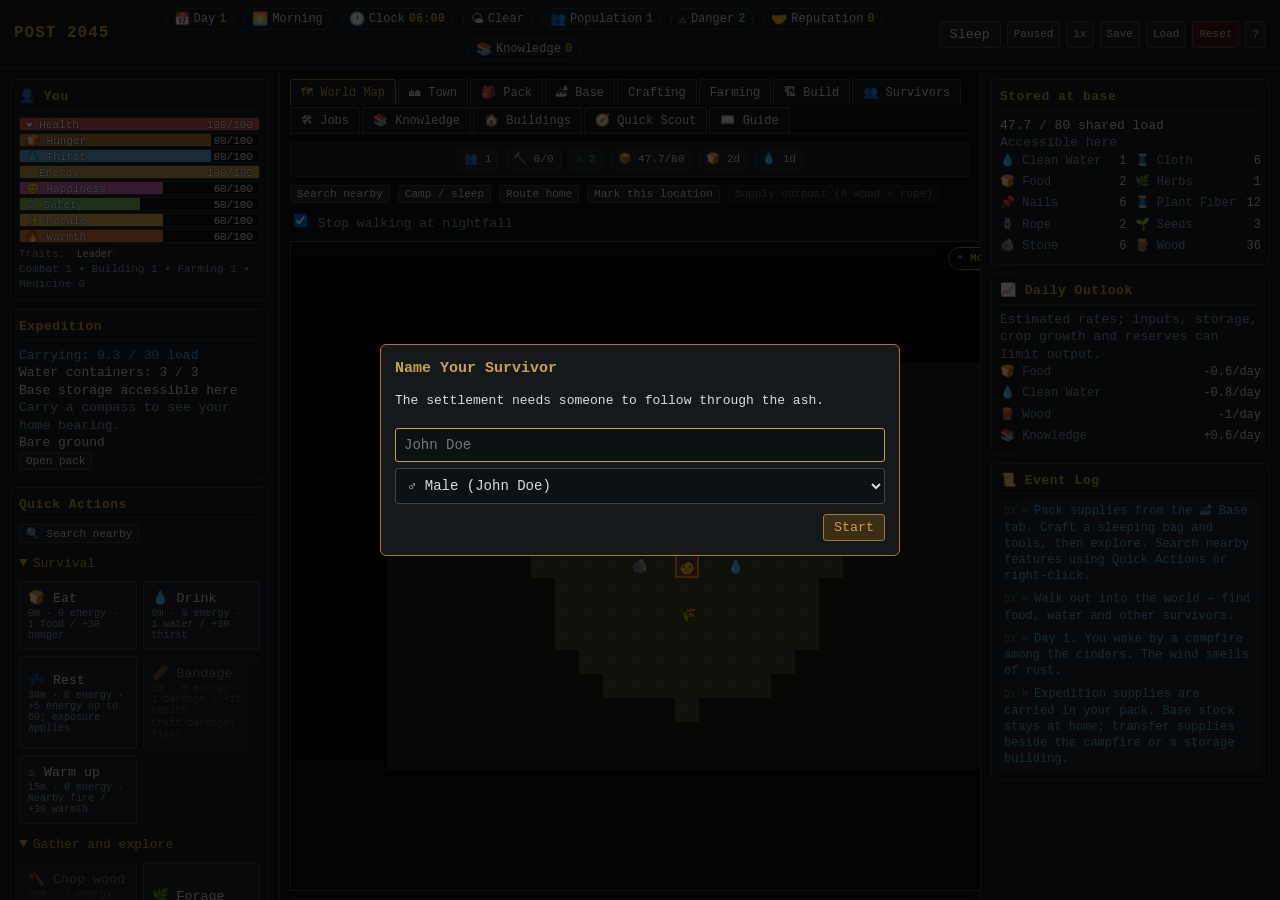
<file: index.html>
<!doctype html>
<html lang="en">
<head>
<meta charset="utf-8" />
<meta name="viewport" content="width=device-width,initial-scale=1" />
<title>Post 2045</title>
<link rel="icon" href="data:image/svg+xml,%3Csvg xmlns='http://www.w3.org/2000/svg' viewBox='0 0 64 64'%3E%3Crect width='64' height='64' rx='12' fill='%23120f0b'/%3E%3Cpath d='M20 51h24' stroke='%23856a46' stroke-width='5' stroke-linecap='round'/%3E%3Cpath d='M24 48l16-11M40 48L24 37' stroke='%23856a46' stroke-width='5' stroke-linecap='round'/%3E%3Cpath d='M32 43c-9-6-3-14 1-19 1 6 8 8 8 15 0 6-4 10-9 10z' fill='%23ff9f1c'/%3E%3Cpath d='M30 46c-5-4-1-9 2-13 1 4 5 5 5 10 0 4-3 7-7 7z' fill='%23ffd166'/%3E%3C/svg%3E" />
<link rel="stylesheet" href="css/styles.css" />
<script>
document.title = "Post 2045";
window.addEventListener("DOMContentLoaded", function(){
  var title = document.querySelector("header h1");
  if (title) title.textContent = "POST 2045";
});
</script>
</head>
<body>
<div id="app">
  <header>
    <h1>POST 2045</h1>
    <div class="topstats">
      <span class="stat" title="In-game day"><span class="ico">📅</span>Day <b id="hud-day">1</b></span>
      <span class="stat" title="Time of day (4 phases per day)"><span class="ico" id="hud-phase-ico">🌅</span><span id="hud-phase">Morning</span></span>
      <span class="stat" title="In-game clock"><span class="ico">🕐</span>Clock <b id="hud-clock">06:00</b></span>
      <span class="stat" title="Weather"><span class="ico" id="hud-weather-ico">🌤</span><span id="hud-weather">clear</span></span>
      <span class="stat" title="Population — survivors in the settlement"><span class="ico">👥</span>Population <b id="hud-pop">1</b></span>
      <span class="stat" title="Danger — rises with growth, cut by walls & guards; drives raids"><span class="ico">⚠️</span>Danger <b id="hud-danger">0</b></span>
      <span class="stat" title="Reputation — helps attract traders and survivors"><span class="ico">🤝</span>Reputation <b id="hud-rep">0</b></span>
      <span class="stat" title="Knowledge — research currency"><span class="ico">📚</span>Knowledge <b id="hud-know">0</b></span>
    </div>
    <div class="ctrls">
      <button id="btn-rest" title="Inspect shelter, exposure and sleep duration">Sleep</button>
      <button id="btn-rt" class="small" title="Toggle real-time ticking">Paused</button>
      <button id="btn-speed" class="small" title="Change real-time speed">1x</button>
      <button id="btn-save" class="small">Save</button>
      <button id="btn-load" class="small">Load</button>
      <button id="btn-reset" class="small danger">Reset</button>
      <button id="btn-help" class="small">?</button>
    </div>
  </header>
  <main>
    <aside class="panel" id="left-panel">
      <!-- Character + settlement summary -->
    </aside>
    <section class="center" id="center-panel">
      <div class="tabs" id="tabs"></div>
      <div id="tab-content"></div>
    </section>
    <aside class="panel right" id="right-panel">
      <!-- Event log + resources -->
    </aside>
  </main>
</div>
<div id="modal-root"></div>


<script src="js/data.js"></script>
<script src="js/state.js"></script>
<script src="js/helpers.js"></script>
<script src="js/actions.js"></script>
<script src="js/world-map.js"></script>
<script src="js/render.js"></script>
<script src="js/advisor.js"></script>
<script src="js/modal.js"></script>
<script src="js/persistence.js"></script>
<script src="js/help.js"></script>
<script src="js/main.js"></script>
</body>
</html>
</file>
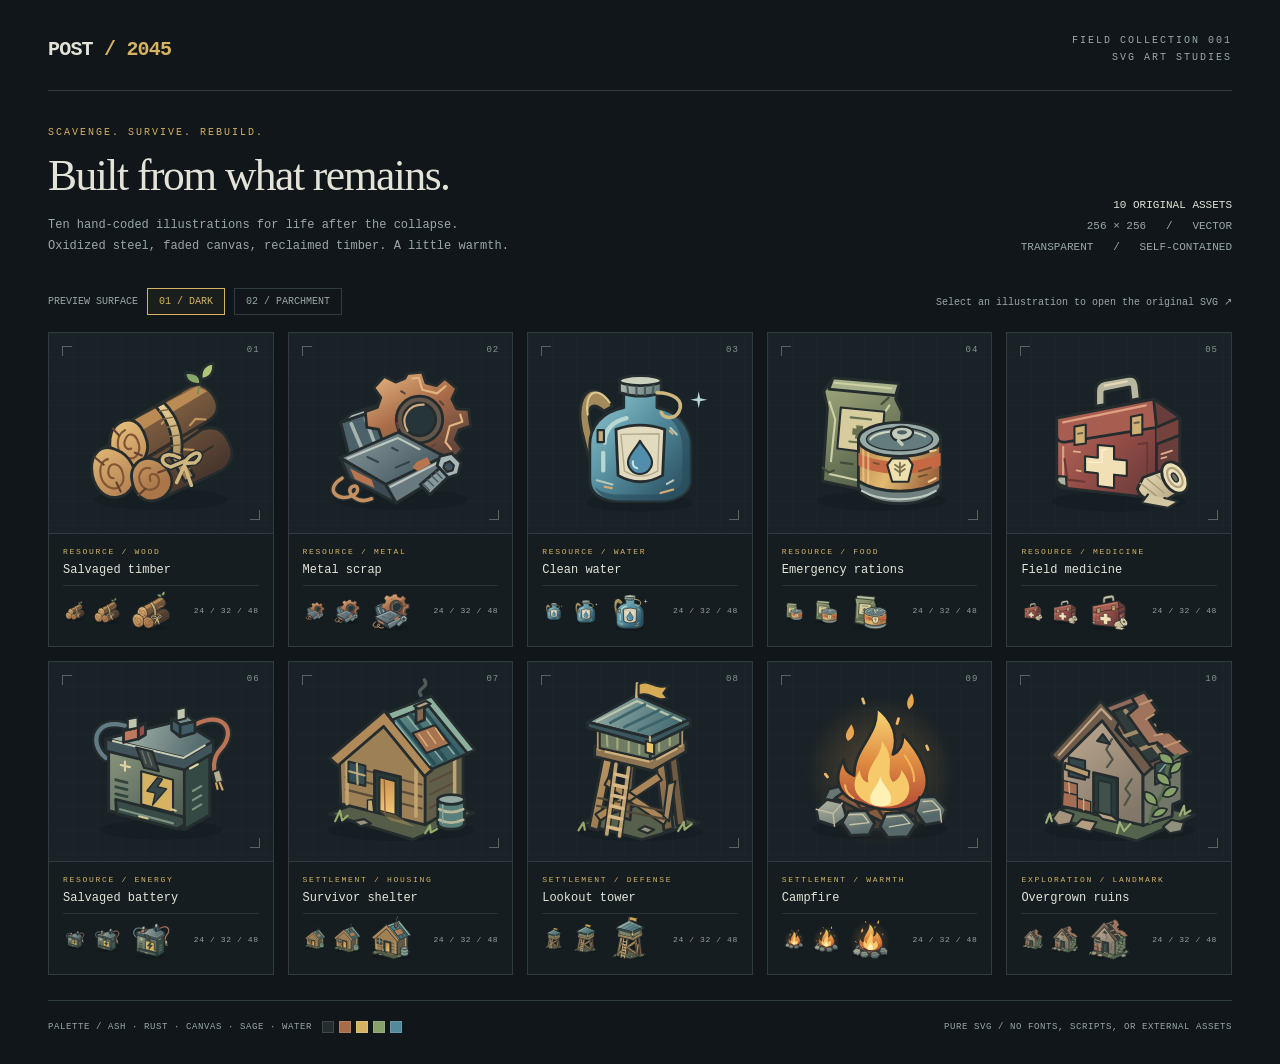
<file: test/index.html>
<!DOCTYPE html>
<html lang="en">
<head>
  <meta charset="utf-8">
  <meta name="viewport" content="width=device-width, initial-scale=1">
  <meta name="color-scheme" content="dark">
  <title>Post 2045 — SVG Field Collection</title>
  <style>
    :root { color-scheme: dark; --bg: #101619; --panel: #192226; --line: #303b3e; --text: #e3e4d7; --muted: #9aa8a7; --accent: #d5b363; }
    * { box-sizing: border-box; }
    body { margin: 0; background: var(--bg); color: var(--text); font-family: Consolas, "Courier New", monospace; }
    a { color: inherit; }
    .page { max-width: 1512px; margin: auto; padding: 32px 48px 28px; }
    .masthead { display: flex; justify-content: space-between; align-items: center; gap: 24px; padding-bottom: 24px; border-bottom: 1px solid var(--line); }
    .brand { font-size: 20px; font-weight: bold; letter-spacing: -.8px; }
    .brand span { color: var(--accent); }
    .edition { color: var(--muted); font-size: 10px; letter-spacing: 2px; text-align: right; line-height: 1.7; }
    .intro { display: flex; justify-content: space-between; align-items: end; gap: 32px; margin: 36px 0 30px; }
    .eyebrow { color: var(--accent); font-size: 10px; letter-spacing: 2px; text-transform: uppercase; margin: 0 0 14px; }
    h1 { margin: 0; font-family: Georgia, "Times New Roman", serif; font-size: clamp(32px, 3.4vw, 52px); font-weight: normal; line-height: 1.1; letter-spacing: -1.5px; }
    .subtitle { color: var(--muted); font-size: 12px; line-height: 1.8; max-width: 560px; margin: 15px 0 0; }
    .spec { font-size: 11px; color: var(--muted); line-height: 1.9; text-align: right; white-space: nowrap; }
    .spec strong { color: var(--text); font-weight: normal; }
    .controls { display: flex; align-items: center; flex-wrap: wrap; gap: 9px; margin-bottom: 17px; color: var(--muted); font-size: 10px; }
    .controls label { padding: 7px 11px; border: 1px solid var(--line); cursor: pointer; transition: border-color .15s, color .15s; }
    .controls label:hover { border-color: var(--accent); color: var(--text); }
    .controls .hint { margin-left: auto; }
    .theme-input { position: absolute; width: 1px; height: 1px; overflow: hidden; clip-path: inset(50%); }
    #dark:checked ~ .controls label[for="dark"], #light:checked ~ .controls label[for="light"] { border-color: var(--accent); color: var(--accent); background: #d5b3630d; }
    #dark:focus-visible ~ .controls label[for="dark"], #light:focus-visible ~ .controls label[for="light"] { outline: 2px solid var(--text); outline-offset: 3px; }
    .grid { display: grid; grid-template-columns: repeat(5, minmax(0, 1fr)); gap: 14px; }
    .card { min-width: 0; border: 1px solid var(--line); background: #151d20; transition: border-color .18s; }
    .card:hover { border-color: #77847c; }
    .art { display: block; position: relative; aspect-ratio: 1.12; overflow: hidden; background-color: var(--panel); background-image: linear-gradient(#a3b5ae05 1px, transparent 1px), linear-gradient(90deg, #a3b5ae05 1px, transparent 1px); background-size: 24px 24px; }
    .art::before, .art::after { content: ""; position: absolute; width: 9px; height: 9px; border-color: #566560; border-style: solid; pointer-events: none; }
    .art::before { top: 13px; left: 13px; border-width: 1px 0 0 1px; }
    .art::after { bottom: 13px; right: 13px; border-width: 0 1px 1px 0; }
    .art img { width: 100%; height: 100%; padding: 13px 20px 6px; display: block; transition: transform .18s; }
    .art:hover img { transform: translateY(-3px); }
    .art:focus-visible { outline: 2px solid var(--accent); outline-offset: -3px; }
    .number { position: absolute; top: 12px; right: 13px; color: #82948e; font-size: 9px; letter-spacing: 1px; }
    .caption { border-top: 1px solid var(--line); padding: 13px 14px 10px; }
    .type { color: var(--accent); font-size: 8px; letter-spacing: 1.7px; text-transform: uppercase; margin: 0 0 7px; }
    h2 { margin: 0; font-size: 12px; font-weight: normal; }
    .sizes { display: flex; align-items: center; gap: 4px; height: 51px; margin-top: 8px; border-top: 1px solid #293336; }
    .sizes img { object-fit: contain; }
    .sizes span { margin-left: auto; color: #91a19f; font-size: 8px; letter-spacing: .6px; }
    #light:checked ~ .grid .art { background-color: #d9d3bd; background-image: linear-gradient(#3a493a09 1px, transparent 1px), linear-gradient(90deg, #3a493a09 1px, transparent 1px); }
    #light:checked ~ .grid .number { color: #66705d; }
    footer { display: flex; justify-content: space-between; flex-wrap: wrap; gap: 12px; border-top: 1px solid var(--line); padding-top: 18px; margin-top: 25px; font-size: 9px; line-height: 1.8; color: var(--muted); letter-spacing: .6px; }
    .swatches { display: inline-flex; gap: 5px; vertical-align: middle; margin-left: 10px; }
    .swatches i { width: 12px; height: 12px; display: inline-block; border: 1px solid #ffffff20; }
    @media (min-width: 1600px) { .page { padding-top: 42px; } .intro { margin-top: 44px; margin-bottom: 38px; } }
    @media (max-width: 1100px) { .page { padding: 24px; } .grid { grid-template-columns: repeat(3, minmax(0, 1fr)); } .spec { display: none; } }
    @media (max-width: 620px) { .page { padding: 20px 14px; } .grid { grid-template-columns: repeat(2, minmax(0, 1fr)); gap: 10px; } .edition { font-size: 8px; letter-spacing: 1px; } .intro { margin: 28px 0; } .controls .hint { width: 100%; margin-top: 6px; } .caption { padding: 11px 10px 8px; } h2 { font-size: 11px; } .sizes { gap: 0; } .sizes span { font-size: 7px; letter-spacing: 0; } .art img { padding: 14px 8px 4px; } }
    @media (prefers-reduced-motion: reduce) { *, *::before, *::after { transition: none !important; } }
  </style>
</head>
<body>
  <div class="page">
    <header class="masthead">
      <div class="brand">POST <span>/ 2045</span></div>
      <div class="edition">FIELD COLLECTION 001<br>SVG ART STUDIES</div>
    </header>
    <main>
      <section class="intro" aria-labelledby="page-title">
        <div>
          <p class="eyebrow">Scavenge. Survive. Rebuild.</p>
          <h1 id="page-title">Built from what remains.</h1>
          <p class="subtitle">Ten hand-coded illustrations for life after the collapse.<br>Oxidized steel, faded canvas, reclaimed timber. A little warmth.</p>
        </div>
        <div class="spec"><strong>10 ORIGINAL ASSETS</strong><br>256 × 256 &nbsp; / &nbsp; VECTOR<br>TRANSPARENT &nbsp; / &nbsp; SELF-CONTAINED</div>
      </section>
      <input class="theme-input" type="radio" name="surface" id="dark" checked aria-label="Dark preview background">
      <input class="theme-input" type="radio" name="surface" id="light" aria-label="Light preview background">
      <div class="controls">
        <span>PREVIEW SURFACE</span>
        <label for="dark">01 / DARK</label>
        <label for="light">02 / PARCHMENT</label>
        <span class="hint">Select an illustration to open the original SVG &nearr;</span>
      </div>
      <div class="grid">
        <article class="card">
          <a class="art" href="01-salvaged-timber.svg" aria-label="Open salvaged timber SVG"><span class="number">01</span><img src="01-salvaged-timber.svg" alt="Rope-bound timber with cut growth rings and a green shoot" width="256" height="256"></a>
          <div class="caption"><p class="type">Resource / Wood</p><h2>Salvaged timber</h2><div class="sizes"><img src="01-salvaged-timber.svg" width="24" height="24" alt=""><img src="01-salvaged-timber.svg" width="32" height="32" alt=""><img src="01-salvaged-timber.svg" width="48" height="48" alt=""><span>24 / 32 / 48</span></div></div>
        </article>
        <article class="card">
          <a class="art" href="02-metal-scrap.svg" aria-label="Open metal scrap SVG"><span class="number">02</span><img src="02-metal-scrap.svg" alt="Rusty gear, bent sheet metal, copper wire, and a bolt" width="256" height="256"></a>
          <div class="caption"><p class="type">Resource / Metal</p><h2>Metal scrap</h2><div class="sizes"><img src="02-metal-scrap.svg" width="24" height="24" alt=""><img src="02-metal-scrap.svg" width="32" height="32" alt=""><img src="02-metal-scrap.svg" width="48" height="48" alt=""><span>24 / 32 / 48</span></div></div>
        </article>
        <article class="card">
          <a class="art" href="03-clean-water.svg" aria-label="Open clean water SVG"><span class="number">03</span><img src="03-clean-water.svg" alt="Blue canteen with canvas strap and water-drop badge" width="256" height="256"></a>
          <div class="caption"><p class="type">Resource / Water</p><h2>Clean water</h2><div class="sizes"><img src="03-clean-water.svg" width="24" height="24" alt=""><img src="03-clean-water.svg" width="32" height="32" alt=""><img src="03-clean-water.svg" width="48" height="48" alt=""><span>24 / 32 / 48</span></div></div>
        </article>
        <article class="card">
          <a class="art" href="04-emergency-rations.svg" aria-label="Open emergency rations SVG"><span class="number">04</span><img src="04-emergency-rations.svg" alt="Pull-tab food tin with wheat emblem and an olive ration pouch" width="256" height="256"></a>
          <div class="caption"><p class="type">Resource / Food</p><h2>Emergency rations</h2><div class="sizes"><img src="04-emergency-rations.svg" width="24" height="24" alt=""><img src="04-emergency-rations.svg" width="32" height="32" alt=""><img src="04-emergency-rations.svg" width="48" height="48" alt=""><span>24 / 32 / 48</span></div></div>
        </article>
        <article class="card">
          <a class="art" href="05-field-medicine.svg" aria-label="Open field medicine SVG"><span class="number">05</span><img src="05-field-medicine.svg" alt="Weathered medical case and a roll of cream bandages" width="256" height="256"></a>
          <div class="caption"><p class="type">Resource / Medicine</p><h2>Field medicine</h2><div class="sizes"><img src="05-field-medicine.svg" width="24" height="24" alt=""><img src="05-field-medicine.svg" width="32" height="32" alt=""><img src="05-field-medicine.svg" width="48" height="48" alt=""><span>24 / 32 / 48</span></div></div>
        </article>
        <article class="card">
          <a class="art" href="06-salvaged-battery.svg" aria-label="Open salvaged battery SVG"><span class="number">06</span><img src="06-salvaged-battery.svg" alt="Olive power cell with exposed terminals and a lightning warning" width="256" height="256"></a>
          <div class="caption"><p class="type">Resource / Energy</p><h2>Salvaged battery</h2><div class="sizes"><img src="06-salvaged-battery.svg" width="24" height="24" alt=""><img src="06-salvaged-battery.svg" width="32" height="32" alt=""><img src="06-salvaged-battery.svg" width="48" height="48" alt=""><span>24 / 32 / 48</span></div></div>
        </article>
        <article class="card">
          <a class="art" href="07-survivor-shelter.svg" aria-label="Open survivor shelter SVG"><span class="number">07</span><img src="07-survivor-shelter.svg" alt="Patchwork timber shelter with a teal roof and warm doorway" width="256" height="256"></a>
          <div class="caption"><p class="type">Settlement / Housing</p><h2>Survivor shelter</h2><div class="sizes"><img src="07-survivor-shelter.svg" width="24" height="24" alt=""><img src="07-survivor-shelter.svg" width="32" height="32" alt=""><img src="07-survivor-shelter.svg" width="48" height="48" alt=""><span>24 / 32 / 48</span></div></div>
        </article>
        <article class="card">
          <a class="art" href="08-lookout-tower.svg" aria-label="Open lookout tower SVG"><span class="number">08</span><img src="08-lookout-tower.svg" alt="Timber watchtower with crossed supports and a torn amber flag" width="256" height="256"></a>
          <div class="caption"><p class="type">Settlement / Defense</p><h2>Lookout tower</h2><div class="sizes"><img src="08-lookout-tower.svg" width="24" height="24" alt=""><img src="08-lookout-tower.svg" width="32" height="32" alt=""><img src="08-lookout-tower.svg" width="48" height="48" alt=""><span>24 / 32 / 48</span></div></div>
        </article>
        <article class="card">
          <a class="art" href="09-campfire.svg" aria-label="Open campfire SVG"><span class="number">09</span><img src="09-campfire.svg" alt="Amber campfire over crossed logs inside a ring of stones" width="256" height="256"></a>
          <div class="caption"><p class="type">Settlement / Warmth</p><h2>Campfire</h2><div class="sizes"><img src="09-campfire.svg" width="24" height="24" alt=""><img src="09-campfire.svg" width="32" height="32" alt=""><img src="09-campfire.svg" width="48" height="48" alt=""><span>24 / 32 / 48</span></div></div>
        </article>
        <article class="card">
          <a class="art" href="10-overgrown-ruins.svg" aria-label="Open overgrown ruins SVG"><span class="number">10</span><img src="10-overgrown-ruins.svg" alt="Abandoned house with exposed rafters, crumbling brick, and ivy" width="256" height="256"></a>
          <div class="caption"><p class="type">Exploration / Landmark</p><h2>Overgrown ruins</h2><div class="sizes"><img src="10-overgrown-ruins.svg" width="24" height="24" alt=""><img src="10-overgrown-ruins.svg" width="32" height="32" alt=""><img src="10-overgrown-ruins.svg" width="48" height="48" alt=""><span>24 / 32 / 48</span></div></div>
        </article>
      </div>
    </main>
    <footer>
      <span>PALETTE / ASH · RUST · CANVAS · SAGE · WATER<span class="swatches" aria-hidden="true"><i style="background:#242c2e"></i><i style="background:#a96c49"></i><i style="background:#d5b363"></i><i style="background:#86a169"></i><i style="background:#528a9b"></i></span></span>
      <span>PURE SVG / NO FONTS, SCRIPTS, OR EXTERNAL ASSETS</span>
    </footer>
  </div>
</body>
</html>
</file>
<file: css/styles.css>
:root{
    --bg:#0d0f10; --bg2:#15191c; --bg3:#1e2428;
    --line:#2b333a; --line2:#3a444c;
    --text:#d5dde2; --muted:#8d99a3; --dim:#5e6a73;
    --accent:#c9a14a; --accent2:#a07a30;
    --good:#7fbf5d; --warn:#e2b14b; --bad:#d35353; --info:#5fa8d3;
    --night:#0a0d18;
    --card:#171b1f;
    --hp:#d35353; --hunger:#b07a39; --thirst:#5fa8d3; --energy:#c9a14a;
    --happy:#cf6cb0; --safety:#7fbf5d; --morale:#e2b14b; --warm:#d97a3a; --xp:#9b7bdc;
  }
  *{box-sizing:border-box}
  html,body{margin:0;padding:0;background:var(--bg);color:var(--text);font-family:Consolas,"Courier New",monospace;font-size:13px;line-height:1.35}
  body.night{background:var(--night)}
  a{color:var(--info)}
  button{font-family:inherit;background:var(--bg3);color:var(--text);border:1px solid var(--line2);padding:5px 10px;cursor:pointer;border-radius:3px}
  button:hover:not(:disabled){background:#252d33;border-color:var(--accent2)}
  button:disabled{opacity:.45;cursor:not-allowed}
  button.primary{background:#3a2e15;border-color:var(--accent2);color:var(--accent)}
  button.primary:hover:not(:disabled){background:#4a3a1c}
  button.danger{background:#3a1a1a;border-color:#7a3232;color:#ffb0b0}
  button.danger:hover:not(:disabled){background:#5a2424}
  button.small{padding:2px 6px;font-size:11px}
  select{background:var(--bg3);color:var(--text);border:1px solid var(--line2);padding:3px 6px;font-family:inherit;font-size:12px;border-radius:3px;margin-top:4px;width:100%}
  select:focus{outline:none;border-color:var(--accent)}
  option{background:var(--bg3);color:var(--text)}
  option:disabled{color:var(--dim)}
  .hidden{display:none!important}
  .row{display:flex;gap:8px;flex-wrap:wrap}
  .col{display:flex;flex-direction:column;gap:8px}
  .grow{flex:1}
  .muted{color:var(--muted)}
  .dim{color:var(--dim)}
  .good{color:var(--good)} .bad{color:var(--bad)} .warn{color:var(--warn)} .info{color:var(--info)}

  /* Layout */
  #app{display:grid;grid-template-rows:auto 1fr;height:100vh}
  header{display:flex;align-items:center;gap:12px;padding:8px 14px;background:var(--bg2);border-bottom:1px solid var(--line)}
  header h1{font-size:16px;margin:0;color:var(--accent);letter-spacing:1px}
  header .topstats{display:flex;gap:8px;flex-wrap:wrap;flex:1;justify-content:center;font-size:12px}
  header .topstats .stat{display:inline-flex;align-items:center;gap:4px;padding:2px 8px;border-radius:12px;background:var(--card);border:1px solid var(--line);white-space:nowrap}
  header .topstats .stat .ico{font-size:13px;line-height:1}
  header .topstats span b{color:var(--accent)}
  header .topstats .stat b.good{color:var(--good)}
  header .topstats .stat b.warn{color:var(--warn)}
  header .topstats .stat b.bad{color:var(--bad)}
  header .ctrls{display:flex;gap:6px}

  main{display:grid;grid-template-columns:280px 1fr 300px;overflow:hidden}
  .panel{background:var(--bg2);border-right:1px solid var(--line);overflow-y:auto;padding:10px}
  .panel.right{border-right:none;border-left:1px solid var(--line)}
  .center{overflow-y:auto;padding:10px;background:var(--bg)}

  /* Cards */
  .card{background:var(--card);border:1px solid var(--line);border-radius:4px;padding:8px;margin-bottom:8px}
  .card h3{margin:0 0 6px 0;font-size:13px;color:var(--accent);letter-spacing:.5px;border-bottom:1px solid var(--line);padding-bottom:4px}
  .card h4{margin:6px 0 4px 0;font-size:12px;color:var(--muted)}
  .grid2{display:grid;grid-template-columns:1fr 1fr;gap:6px}
  .grid3{display:grid;grid-template-columns:1fr 1fr 1fr;gap:6px}
  .grid4{display:grid;grid-template-columns:repeat(4,1fr);gap:6px}

  /* Bars */
  .bar{position:relative;background:#0a0e10;border:1px solid var(--line);height:14px;border-radius:2px;overflow:hidden;margin:2px 0}
  .bar > .fill{height:100%;transition:width .25s}
  .bar > .lbl{position:absolute;left:6px;top:0;font-size:11px;line-height:14px;color:#fff;text-shadow:0 0 2px #000;white-space:nowrap}
  .bar > .val{position:absolute;right:6px;top:0;font-size:11px;line-height:14px;color:#fff;text-shadow:0 0 2px #000}

  /* Tabs */
  .tabs{display:flex;gap:2px;border-bottom:1px solid var(--line);margin-bottom:8px;flex-wrap:wrap}
  .tabs button{border-bottom:none;border-radius:3px 3px 0 0;background:var(--bg2);font-size:12px}
  .tabs button.active{background:var(--card);color:var(--accent);border-color:var(--accent2)}

  /* Resources list */
  .reslist{display:grid;grid-template-columns:1fr 1fr;gap:2px 8px;font-size:12px}
  .reslist.outlook-list{grid-template-columns:1fr}
  .reslist .ri{display:flex;justify-content:space-between;border-bottom:1px dotted #222;padding:1px 0}
  .reslist .ri .nm{color:var(--muted)}
  .reslist .ri .vl{color:var(--text)}
  .reslist .ri .vl.full{color:var(--warn)}

  /* Log */
  .log{font-size:12px;max-height:100%;overflow-y:auto}
  .log .e{padding:3px 4px;border-bottom:1px dotted #1f2429}
  .log .e .t{color:var(--dim);margin-right:6px;font-size:10px}
  .log .e.good{background:rgba(127,191,93,.05)}
  .log .e.bad{background:rgba(211,83,83,.07)}
  .log .e.warn{background:rgba(226,177,75,.06)}
  .log .e.info{background:rgba(95,168,211,.05)}

  /* Lists */
  .item{background:#11161a;border:1px solid var(--line);border-radius:3px;padding:6px;margin-bottom:6px}
  .item .name{font-weight:bold;color:var(--text)}
  .item .desc{font-size:11px;color:var(--muted);margin:2px 0}
  .item .cost{font-size:11px;color:var(--warn)}
  .item .effect{font-size:11px;color:var(--good)}
  .item .meta{font-size:11px;color:var(--info)}

  /* Survivor card */
  .surv{background:#11161a;border:1px solid var(--line);border-radius:3px;padding:6px;margin-bottom:6px}
  .surv .head{display:flex;justify-content:space-between;align-items:center}
  .surv .traits{font-size:11px;color:var(--info);margin-top:3px}
  .surv .bars{display:grid;grid-template-columns:1fr 1fr;gap:2px 6px;margin-top:4px}

  /* Knowledge */
  .kcat{margin-bottom:10px}
  .kcat h4{color:var(--accent);font-size:12px;margin:0 0 4px 0}
  .knode{display:inline-block;background:#11161a;border:1px solid var(--line);padding:4px 6px;margin:2px;border-radius:3px;cursor:pointer;font-size:11px}
  .knode.unlocked{border-color:var(--good);color:var(--good)}
  .knode.available{border-color:var(--accent);color:var(--accent)}
  .knode.locked{opacity:.5}

  /* Modal */
  .modal-bg{position:fixed;inset:0;background:rgba(0,0,0,.75);display:flex;align-items:center;justify-content:center;z-index:1000}
  .modal{background:var(--bg2);border:1px solid var(--accent2);border-radius:6px;padding:14px;max-width:520px;width:90%;max-height:80vh;overflow-y:auto}
  .modal h2{margin:0 0 8px 0;color:var(--accent);font-size:15px}
  .modal .actions{display:flex;gap:8px;justify-content:flex-end;margin-top:10px}

  /* Right-click context menu */
  .ctx-menu{position:fixed;z-index:1100;min-width:180px;max-width:300px;max-height:70vh;overflow-y:auto;background:var(--bg2);border:1px solid var(--accent2);border-radius:5px;box-shadow:0 6px 20px rgba(0,0,0,.6);padding:7px 8px;font-size:12px}
  .ctx-menu h4{margin:0 0 4px 0;color:var(--accent);font-size:12px;letter-spacing:.3px;border-bottom:1px solid var(--line);padding-bottom:4px}
  .ctx-menu .ctx-info{color:var(--muted);font-size:11px;line-height:1.5;margin-bottom:6px}
  .ctx-menu .ctx-info b{color:var(--text)}
  .ctx-menu .ctx-actions{display:flex;flex-direction:column;gap:3px}
  .ctx-menu .ctx-actions button{width:100%;text-align:left;display:flex;justify-content:space-between;align-items:center;gap:8px;padding:5px 8px;font-size:12px}
  .ctx-menu .ctx-actions button .sub{color:var(--dim);font-size:10px}
  .ctx-menu .ctx-break{margin:4px 0 2px 0;border:1px solid var(--line);border-radius:3px;background:#0c1115;padding:3px 6px}
  .ctx-menu .cb-row{display:flex;justify-content:space-between;gap:8px;line-height:1.6}
  .ctx-menu .cb-lbl{color:var(--muted)}
  .ctx-menu .cb-v{font-variant-numeric:tabular-nums;white-space:nowrap}
  /* Sage chat modal */
  .sage-modal{max-width:640px}
  .sage-history{background:#0c1115;border:1px solid var(--line);border-radius:3px;padding:8px;height:300px;overflow-y:auto;font-size:12px;display:flex;flex-direction:column;gap:6px}
  .sage-line{white-space:pre-wrap;word-wrap:break-word}
  .sage-line b{color:var(--accent)}
  .sage-user{color:var(--text)}
  .sage-user b{color:var(--info)}
  .sage-assistant{color:#cdd6db}
  .sage-status{margin:6px 0;font-size:11px;min-height:14px}
  .sage-status.deep{color:var(--accent);font-weight:bold;animation:pulseText .8s ease-in-out infinite alternate}
  .sage-modal.deep-thinking{box-shadow:0 0 0 2px rgba(201,161,74,.35),0 0 28px rgba(201,161,74,.28)}
  .sage-modal.deep-thinking h2::after{content:" — THINKING DEEPER";color:var(--accent);font-size:11px;letter-spacing:1px;animation:pulseText .8s ease-in-out infinite alternate}
  @keyframes pulseText{from{opacity:.55}to{opacity:1}}
  .sage-input{width:100%;background:#0c1115;color:var(--text);border:1px solid var(--line2);border-radius:3px;padding:6px;font-family:inherit;font-size:12px;resize:vertical}
  .sage-input:focus{outline:none;border-color:var(--accent)}
  .name-input{width:100%;background:#0c1115;color:var(--text);border:1px solid var(--line2);border-radius:3px;padding:8px;font-family:inherit;font-size:14px;margin-top:6px}
  .name-input:focus{outline:none;border-color:var(--accent)}

  /* Action group */
  .actgrp{display:grid;grid-template-columns:1fr 1fr;gap:6px}
  .actgrp button{text-align:left;padding:8px}
  .actgrp button .sub{display:block;font-size:10px;color:var(--muted);margin-top:2px}
  .quick-group{margin-top:8px}
  .quick-group summary{color:var(--accent);cursor:pointer;padding:4px 0}
  .quick-group .actgrp{margin-top:4px}
  .inventory-row{display:flex;justify-content:space-between;gap:8px;align-items:center;flex-wrap:wrap;padding:7px 0;border-bottom:1px solid var(--line)}
  .inventory-row .row{gap:4px}
  /* Pack ⇄ Base side-by-side transfer grid */
  .transfer-grid{display:grid;grid-template-columns:1fr 1fr;gap:6px 10px;align-items:start}
  .transfer-head{font-weight:bold;color:var(--accent);padding:3px 4px;border-bottom:1px solid var(--line);position:sticky;top:0}
  .transfer-cell{background:#11161a;border:1px solid var(--line);border-radius:3px;padding:6px}
  .transfer-cell.pack{border-left:3px solid var(--accent2)}
  .transfer-cell.base{border-left:3px solid var(--info)}
  .transfer-cell .row{margin-top:5px;gap:4px}
  @media (max-width:760px){ .transfer-cell .row button{padding:2px 5px;font-size:11px} }
  .quantity{width:70px;background:var(--bg);border:1px solid var(--line2);color:var(--text);font:inherit;padding:4px;margin:4px}
  .map-marker{position:absolute;top:0;right:1px;font-size:10px;font-weight:bold;background:var(--bg);color:var(--accent);z-index:4}
  .modal .actions{flex-wrap:wrap}

  /* Misc */
  .danger-level{padding:2px 6px;border-radius:3px;font-size:11px;background:#2a1a1a;color:#ff9b9b;display:inline-block}
  .badge{display:inline-block;background:#222;color:var(--text);padding:1px 5px;border-radius:8px;font-size:10px;margin-right:3px}
  ::-webkit-scrollbar{width:8px;height:8px}
  ::-webkit-scrollbar-track{background:#0a0d10}
  ::-webkit-scrollbar-thumb{background:#333;border-radius:4px}
  ::-webkit-scrollbar-thumb:hover{background:#555}

  /* Map system */
  .map-wrap{display:flex;flex-direction:column;gap:8px}
  .map-controls{display:flex;gap:8px;align-items:center;justify-content:center;flex-wrap:wrap;background:var(--card);padding:6px 8px;border:1px solid var(--line);border-radius:4px;font-size:11px}
  .map-controls .legend{color:var(--muted)}
  .map-stat{padding:2px 6px;background:var(--bg3);border:1px solid var(--line);border-radius:3px;white-space:nowrap;cursor:help}
  .followers-strip{display:flex;gap:4px;flex-wrap:wrap;align-items:center;font-size:11px;background:var(--card);padding:6px;border:1px solid var(--line);border-radius:4px}
  .followers-strip .ftag{background:#2d2418;color:var(--accent);padding:2px 6px;border-radius:8px;border:1px solid var(--accent2)}
  .map-stage{position:relative;width:max-content;margin:0 auto}
  .map-phase-badge{position:absolute;top:6px;right:6px;z-index:5;background:rgba(10,13,16,.82);border:1px solid var(--accent2);border-radius:12px;color:var(--accent);padding:3px 8px;font-size:11px;font-weight:bold;text-shadow:0 1px 2px #000;box-shadow:0 2px 8px rgba(0,0,0,.45);pointer-events:none}
  .map-grid{display:grid;background:#000;border:1px solid var(--line2);gap:0;user-select:none;width:max-content;margin:0 auto}
  .tile{width:24px;height:24px;display:flex;align-items:center;justify-content:center;font-size:13px;cursor:pointer;position:relative;font-family:Consolas,monospace;line-height:1;overflow:hidden}
  .tile.unseen{background:#04060a!important}
  .tile.fog{filter:brightness(0.45) saturate(0.4)}
  .tile.player-tile{box-shadow:inset 0 0 0 2px var(--accent)}
  .tile.village-tile{box-shadow:inset 0 0 0 2px #ff8800}
  .tile.build-target{box-shadow:inset 0 0 0 1px var(--accent)}
  .tile.build-blocked{box-shadow:inset 0 0 0 1px rgba(211,83,83,.55)}
  .tile.wall-tile{background:#211c14!important}
  .tile .biome{opacity:.55}
  .tile .feat{position:absolute;top:50%;left:50%;transform:translate(-50%,-50%);font-size:14px;text-shadow:0 0 2px #000}
  .tile .settle{position:absolute;top:50%;left:50%;transform:translate(-50%,-50%);font-size:16px;text-shadow:0 0 3px #000,0 0 6px rgba(255,170,68,.65);z-index:2}
  .tile .ent{position:absolute;top:50%;left:50%;transform:translate(-50%,-50%);font-size:14px;text-shadow:0 0 2px #000}
  .tile .pl{position:absolute;top:50%;left:50%;transform:translate(-50%,-50%);font-size:16px;text-shadow:0 0 3px #000,0 0 6px #ffaa44;z-index:2}
  .tile .fol{position:absolute;bottom:-2px;right:-2px;font-size:9px;background:#000;color:var(--accent);border-radius:2px;padding:0 2px;z-index:3}
  .tile.hostile-adj{box-shadow:inset 0 0 0 1px var(--bad)}
  .tile.friendly-adj{box-shadow:inset 0 0 0 1px var(--good)}
  .tile:hover{outline:1px solid var(--accent);z-index:1}
  .mini{display:grid;gap:0;background:#000;border:1px solid var(--line);padding:1px}
  .mt{width:3px;height:3px}
  .biome-key{font-size:10px;color:var(--muted)}
  .biome-key summary{cursor:pointer;width:max-content;color:var(--accent);padding:2px 6px;border:1px solid var(--line);border-radius:3px;background:var(--card)}
  .biome-key div{display:flex;gap:6px;flex-wrap:wrap;margin-top:4px}
  .biome-key span{display:inline-flex;align-items:center;gap:2px}
  .biome-key i{display:inline-block;width:10px;height:10px;border-radius:2px}
  .dialog-options{display:flex;flex-direction:column;gap:6px;margin-top:8px}
  .dialog-options button{text-align:left;padding:6px 8px}

  /* Settlement strategy grid */
  .town-wrap{display:flex;flex-direction:column;gap:8px}
  .town-controls{background:linear-gradient(135deg,#171b1f,#11161a);border:1px solid var(--line);border-radius:4px;padding:10px;font-size:12px;box-shadow:inset 0 0 24px rgba(201,161,74,.04)}
  .strategy-title{display:flex;justify-content:space-between;gap:8px;flex-wrap:wrap;border-bottom:1px solid var(--line);padding-bottom:6px;margin-bottom:6px}
  .strategy-title b{color:var(--accent);letter-spacing:.5px}
  .strategy-stats{display:grid;grid-template-columns:repeat(5,minmax(90px,1fr));gap:6px;margin:6px 0}
  .strategy-stats span{background:#0d1215;border:1px solid #202a30;border-radius:3px;padding:4px 6px;color:var(--muted)}
  .strategy-stats b{color:var(--text);float:right}
  .strategy-order{font-size:11px;color:var(--muted)}
  .town-grid{display:grid;grid-template-columns:repeat(24,48px);grid-template-rows:repeat(16,48px);gap:3px;background:radial-gradient(circle at center,#11180f,#050708 70%);border:1px solid var(--line2);padding:6px;width:max-content;max-width:100%;overflow:auto;box-shadow:inset 0 0 40px rgba(0,0,0,.75)}
  .town-tile{width:48px;height:48px;background:linear-gradient(145deg,#12191b,#0c1113);border:1px solid #202a30;border-radius:4px;display:flex;align-items:center;justify-content:center;position:relative;cursor:pointer;font-size:21px;overflow:hidden}
  .town-tile::before{content:"";position:absolute;inset:0;background:linear-gradient(135deg,transparent 48%,rgba(255,255,255,.025) 50%,transparent 52%)}
  .town-tile.empty:hover,.town-tile.buildable:hover{border-color:var(--accent);background:#182025;box-shadow:inset 0 0 0 1px rgba(201,161,74,.3)}
  .town-tile.occupied{background:linear-gradient(145deg,#172016,#101512);border-color:#3f4a32}
  .town-tile.wall{background:#211c14;border-color:#6a4a20}
  .town-tile.center{box-shadow:inset 0 0 0 2px var(--accent)}
  .town-tile .count{position:absolute;right:2px;bottom:1px;background:#000;color:var(--accent);font-size:10px;border-radius:2px;padding:0 2px}
  .town-selected{color:var(--accent);font-weight:bold}
  .terrain-mark{color:#263039;font-size:18px}
  .town-building{position:relative;z-index:1;width:40px;height:36px;border:1px solid #3b433d;border-radius:4px;background:linear-gradient(#303530,#151a18);display:flex;align-items:center;justify-content:center;box-shadow:0 6px 0 #070909,0 0 14px rgba(0,0,0,.5)}
  .town-building::before{content:"";position:absolute;left:5px;right:5px;top:-8px;height:14px;background:#4a3720;border:1px solid #70522a;transform:skewX(-18deg);border-radius:2px 2px 0 0}
  .town-building::after{content:"";position:absolute;left:8px;right:8px;bottom:3px;height:5px;background:rgba(0,0,0,.35);border-radius:50%}
  .building-icon{position:relative;z-index:2;font-size:22px;text-shadow:0 1px 2px #000}
  .building-name{position:absolute;left:1px;right:1px;bottom:-1px;z-index:3;background:rgba(0,0,0,.75);color:var(--muted);font-size:8px;line-height:10px;white-space:nowrap;overflow:hidden;text-overflow:ellipsis;text-align:center;border-radius:0 0 3px 3px}
  .town-people{position:absolute;left:1px;right:1px;top:1px;z-index:5;display:flex;gap:1px;justify-content:center;pointer-events:none}
  .person-token{display:inline-flex;align-items:center;justify-content:center;width:13px;height:13px;border-radius:50%;background:#10151a;border:1px solid var(--info);color:#dcefff;font-size:8px;font-weight:bold;box-shadow:0 0 4px #000}
  .person-token.player{border-color:var(--accent);color:var(--accent)}
  .person-more{font-size:9px;color:var(--accent);background:#000;border-radius:6px;padding:0 3px}
  .town-building.ghost{opacity:.35;filter:saturate(.6);border-style:dashed;box-shadow:none}
  .town-building.cat-shelter{background:linear-gradient(#3d3429,#191511);border-color:#6a4a2b}
  .town-building.cat-storage{background:linear-gradient(#343238,#17171c);border-color:#5f5968}
  .town-building.cat-water{background:linear-gradient(#203846,#101b22);border-color:#38647a}
  .town-building.cat-food{background:linear-gradient(#2d421e,#111b0e);border-color:#4e7a34}
  .town-building.cat-medicine{background:linear-gradient(#263f35,#111b17);border-color:#4c806d}
  .town-building.cat-community{background:linear-gradient(#3b2f48,#17121d);border-color:#6b5480}
  .town-building.cat-education{background:linear-gradient(#2f3448,#12151f);border-color:#596483}
  .town-building.cat-crafting,.town-building.cat-engineering{background:linear-gradient(#403823,#18150d);border-color:#7a6835}
  .town-building.cat-defense{background:linear-gradient(#482626,#1d1010);border-color:#7a3c3c}
  .town-building.cat-trade{background:linear-gradient(#44351f,#1b150d);border-color:#80602b}
  .district-chip{display:inline-block;border:1px solid var(--line);background:#101519;border-radius:12px;padding:2px 7px;margin:2px 3px 2px 0;font-size:11px}
  .build-card{position:relative;min-height:132px;padding-left:68px}
  .build-preview{position:absolute;left:8px;top:10px;transform:scale(.9);transform-origin:top left}

  @media(max-width:1100px){
    #app{height:auto;min-height:100vh;display:block}
    header{flex-wrap:wrap;gap:8px}
    header h1{white-space:nowrap}
    header .topstats{flex:1 1 100%;order:3;gap:8px;justify-content:flex-start}
    header .ctrls{flex-wrap:wrap;margin-left:auto}
    main{display:block;overflow:visible;height:auto}
    .panel{max-height:440px;border-right:none;border-bottom:1px solid var(--line)}
    .panel.right{border-left:none}
    .center{min-height:400px;overflow-x:auto}
    .strategy-stats{grid-template-columns:1fr 1fr}
  }
  @media(max-width:520px){
    .center .grid2{grid-template-columns:1fr}
    header{padding:8px}
    header .ctrls{gap:3px}
    header .ctrls button{padding:3px 5px}
  }

  /* Thinking hint bubble */
  #claude-hint{position:fixed;left:14px;bottom:14px;z-index:900;display:flex;align-items:flex-end;gap:8px;max-width:380px;animation:hintIn .35s ease-out}
  #claude-hint.hidden{display:none}
  #claude-hint .hint-avatar{width:42px;height:42px;border-radius:50%;background:linear-gradient(135deg,#3a2e15,#5a4a20);border:2px solid var(--accent2);display:flex;align-items:center;justify-content:center;font-size:24px;flex-shrink:0;box-shadow:0 0 12px rgba(201,161,74,.4);animation:think 2.2s ease-in-out infinite}
  #claude-hint .hint-bubble{position:relative;background:var(--bg2);border:1px solid var(--accent2);border-radius:10px;padding:10px 30px 10px 12px;font-size:12px;color:var(--text);box-shadow:0 4px 16px rgba(0,0,0,.6)}
  #claude-hint .hint-bubble::before{content:"";position:absolute;left:-8px;bottom:14px;width:0;height:0;border-style:solid;border-width:6px 8px 6px 0;border-color:transparent var(--accent2) transparent transparent}
  #claude-hint .hint-bubble .hint-label{color:var(--accent);font-weight:bold;font-size:10px;letter-spacing:1px;display:block;margin-bottom:3px;text-transform:uppercase}
  #claude-hint .hint-bubble .hint-text{line-height:1.45}
  #claude-hint .hint-bubble .hint-close{position:absolute;top:4px;right:6px;background:transparent;border:none;color:var(--muted);font-size:16px;cursor:pointer;padding:0;line-height:1;width:18px;height:18px}
  #claude-hint .hint-bubble .hint-close:hover{color:var(--bad);background:transparent;border:none}
  @keyframes hintIn{from{opacity:0;transform:translateY(8px)}to{opacity:1;transform:translateY(0)}}
  @keyframes think{0%,100%{transform:translateY(0)}50%{transform:translateY(-3px)}}

  /* Guide tab */
  .guide-section{margin-bottom:14px}
  .guide-section h3{color:var(--accent);font-size:14px;border-bottom:1px solid var(--line);padding-bottom:4px;margin:0 0 6px 0}
  .guide-section h4{color:var(--info);font-size:12px;margin:8px 0 3px 0}
  .guide-section p{margin:4px 0;font-size:12px;line-height:1.5}
  .guide-section ul{margin:4px 0;padding-left:18px;font-size:12px;line-height:1.55}
  .guide-section li{margin-bottom:2px}
  .guide-section kbd{background:var(--bg3);border:1px solid var(--line2);border-radius:3px;padding:1px 5px;font-family:inherit;font-size:11px;color:var(--accent)}
  .guide-toc{display:flex;flex-wrap:wrap;gap:4px;margin-bottom:10px}
  .guide-toc a{background:var(--bg3);border:1px solid var(--line);padding:3px 8px;border-radius:3px;font-size:11px;text-decoration:none;color:var(--muted)}
  .guide-toc a:hover{color:var(--accent);border-color:var(--accent2)}

  /* Guide search */
  .guide-search-card h3{margin:0 0 6px 0;font-size:13px;color:var(--accent);letter-spacing:.5px;border-bottom:1px solid var(--line);padding-bottom:4px}
  .guide-search input{width:100%;padding:8px 10px;font-family:inherit;font-size:13px;background:var(--bg3);border:1px solid var(--line2);border-radius:4px;color:var(--text)}
  .guide-search input::placeholder{color:var(--dim)}
  .guide-search input:focus{outline:none;border-color:var(--accent)}
  .search-empty{color:var(--muted);font-size:12px;padding:8px 2px;line-height:1.5}
  .search-summary{font-size:11px;color:var(--muted);margin:8px 0 2px}
  .search-cat{font-size:11px;color:var(--accent);text-transform:uppercase;letter-spacing:.5px;margin:10px 0 4px;border-bottom:1px solid var(--line);padding-bottom:2px}
  .search-result{display:flex;gap:8px;padding:5px 7px;border:1px solid var(--line);border-radius:4px;margin-bottom:4px;background:var(--bg2)}
  .search-result .sr-icon{font-size:16px;flex:0 0 22px;text-align:center;line-height:1.3}
  .search-result .sr-body{flex:1;min-width:0}
  .search-result .sr-name{font-weight:bold;color:var(--text);font-size:12px}
  .search-result .sr-detail{font-size:11px;color:var(--muted);line-height:1.45;margin-top:2px;word-wrap:break-word}

  /* Guide pricing tables */
  .price-cat{color:var(--info);font-size:12px;margin:10px 0 2px}
  .price-wrap{overflow-x:auto;margin:4px 0}
  .price-table{width:100%;border-collapse:collapse;font-size:11px}
  .price-table th,.price-table td{text-align:left;padding:3px 7px;border-bottom:1px solid var(--line);vertical-align:top}
  .price-table th{color:var(--muted);font-weight:normal;white-space:nowrap}
  .price-table td:nth-child(2){white-space:nowrap}

  /* Compact bottom bar below map */
  .map-bottom-bar{display:flex;gap:6px;align-items:center;flex-wrap:wrap;background:var(--card);padding:5px 8px;border:1px solid var(--line);border-radius:4px;font-size:11px}
  .map-loc{color:var(--accent);font-weight:bold;margin-right:4px}
  .map-tag{padding:1px 6px;border-radius:3px;font-size:10px}
  .nearby-btn{padding:3px 8px;font-size:11px;border-radius:3px;background:var(--bg3);border:1px solid var(--line2);color:var(--text);cursor:pointer;white-space:nowrap}
  .nearby-btn:hover{background:#252d33;border-color:var(--accent2);color:var(--accent)}
  /* Danger/location are driven by flags (classes), never by symbols glued into the label */
  .nearby-btn.hostile{border-color:#7a3232;color:#ffb0b0}
  .nearby-btn.hostile:hover{background:#2a1c1c;border-color:#7a3232;color:#ffb0b0}
  .nearby-btn.here{border-color:var(--accent2);color:var(--accent)}
  .nearby-btn.here::after{content:" · here";color:var(--muted);font-size:10px}
</file>
